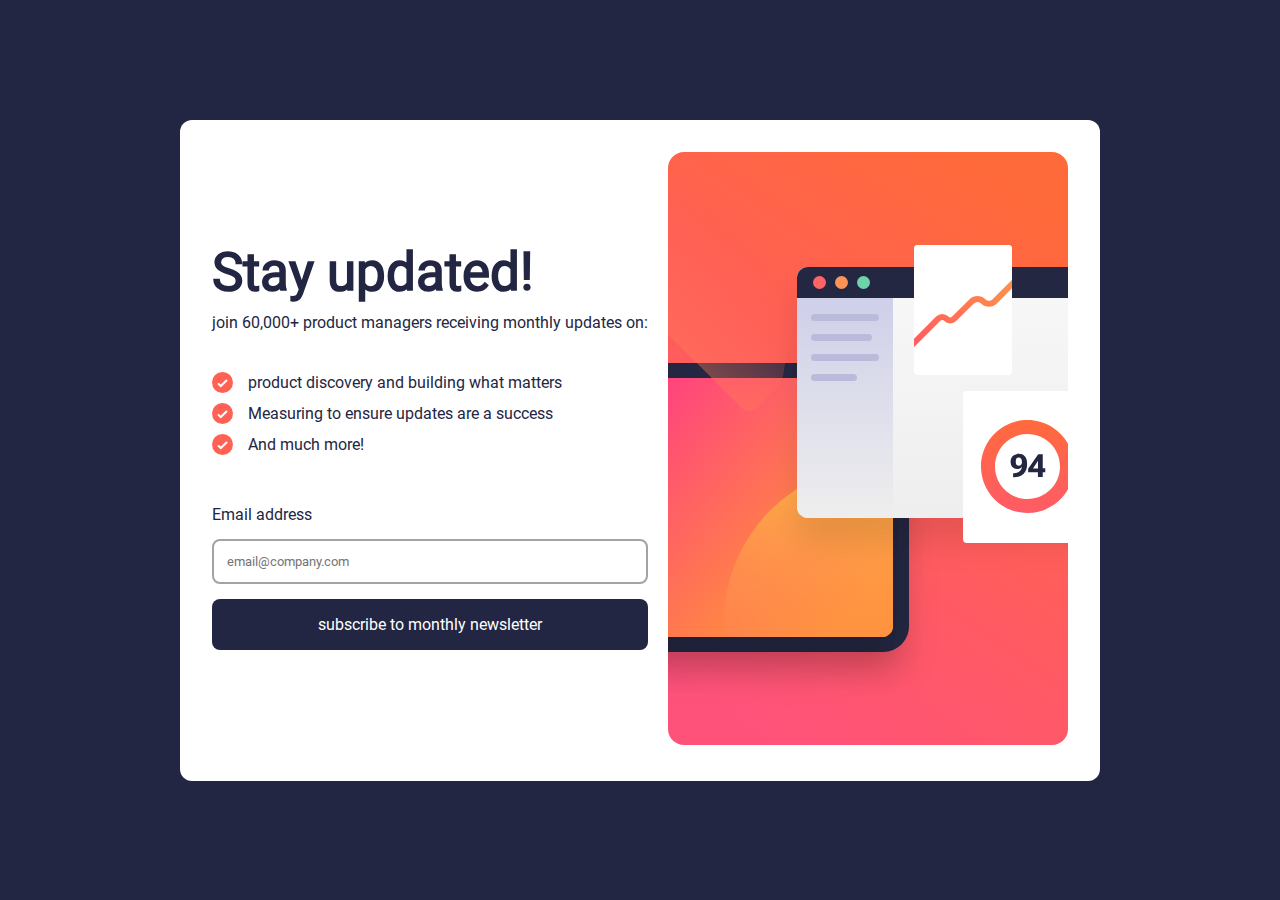
<file: index.html>
<!DOCTYPE html>
<html lang="en">
<head>
  <meta charset="UTF-8">
  <meta name="viewport" content="width=device-width, initial-scale=1.0">

  <link rel="icon" type="image/png" sizes="32x32" href="./assets/images/favicon-32x32.png">
  <link rel="stylesheet" href="./assets/css/style.css">
  <title>Frontend Mentor | Newsletter sign-up form with success message</title>
</head>
<body>
<main class="sign-up">
  <section>
    <h1>Stay updated!</h1>
    <p>join 60,000+ product managers receiving monthly updates on:</p>
    <ul>
      <li><img src="./assets/images/icon-list.svg" alt=""> <p>product discovery and building what matters</p></li>
      <li><img src="./assets/images/icon-list.svg" alt=""> <p>Measuring to ensure updates are a success</p></li>
      <li><img src="./assets/images/icon-list.svg" alt=""> <p>And much more!</p></li>
    </ul>
    <form method="get" action="./success.html">
      <div>
        <label for="">Email address</label>
        <span id="validation"></span>
      </div>
      <input type="text" placeholder="email@company.com">
      <button type="submit">subscribe to monthly newsletter</button>
    </form>
  </section>
  <section>
    <img src="./assets/images/illustration-sign-up-desktop.svg" alt="">
    <img src="./assets/images/illustration-sign-up-mobile.svg" alt="">
  </section>
</main>
</body>
<script src="./assets/js/cod.js"></script>
</html>
</file>
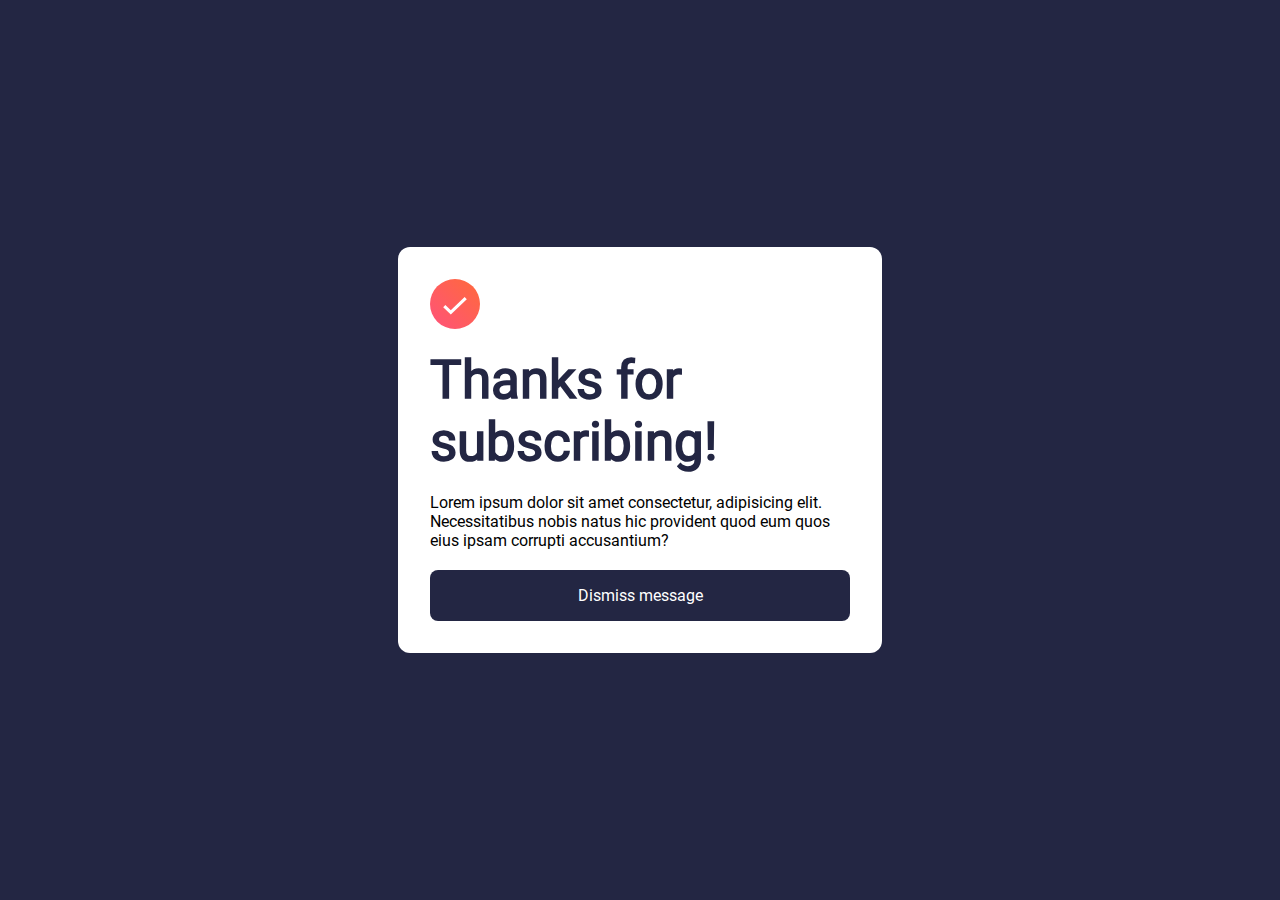
<file: success.html>
<!DOCTYPE html>
<html lang="en">
<head>
  <meta charset="UTF-8">
  <meta name="viewport" content="width=device-width, initial-scale=1.0">

  <link rel="icon" type="image/png" sizes="32x32" href="./assets/images/favicon-32x32.png">
  <link rel="stylesheet" href="./assets/css/success.css">
  <title>Frontend Mentor | Newsletter sign-up form with success message</title>
</head>
<body>
<main class="success">
  <img src="./assets/images/icon-success.svg" alt="">
  <h1>Thanks for subscribing!</h1>
  <p>Lorem ipsum dolor sit amet consectetur, adipisicing elit. Necessitatibus nobis natus hic provident quod eum quos eius ipsam corrupti accusantium?</p>
  <button>Dismiss message</button>
</main>
</body>
</html>
</file>
<file: assets/css/style.css>
@font-face {
    font-family: 'Roboto-Regular';
    src: url('../fonts/Roboto-Regular.ttf') format('TrueType');
}

* {
    padding: 0;
    margin: 0;
    font-family: 'Roboto-Regular';

}

body {
    height: 100vh;
    background-color: #232643;
    display: flex;
    align-items: center;
    justify-content: center;
    overflow-x: hidden;
}

.sign-up {
    padding: 2rem;
    background-color: white;
    border-radius: 12px;
    display: flex;
    justify-content: space-between;
    align-items: center;
    gap: 20px;
}

.sign-up>section:nth-child(1)>h1 {
    /* text-align: center; */
    color: #232643;
    font-size: 3.3rem;
}

.sign-up>section:nth-child(1)>* {
    margin-bottom: 10px;
    text-align: justify;
}

.sign-up>section:nth-child(1)>p {
    color: #232643;
    font-size: 1rem;
    margin-bottom: 40px;
}

.sign-up>section:nth-child(1)>ul {
    list-style: none;
    margin-bottom: 50px;
}

.sign-up>section:nth-child(1)>ul>li {
    display: flex;
    align-items: center;
    gap: 15px;
    margin-bottom: 10px;
    color: #232643;

}

.sign-up>section:nth-child(1)>form {
    display: flex;
    flex-direction: column;
    gap: 15px;
    color: #232643;
}

.sign-up>section:nth-child(1)>form>div {
    display: flex;
    justify-content: space-between;
}

#validation {
    color: #eb1919;
}

.sign-up>section:nth-child(1)>form>input {
    display: flex;
    flex-direction: column;
    gap: 15px;
    color: #232643;
}

.sign-up>section:nth-child(1)>form>input[type="text"] {
    padding: 13px;
    outline: none;
    border: 2px solid rgb(164, 162, 162);
    border-radius: 8px;
    cursor: pointer;
}

.sign-up>section:nth-child(1)>form>button[type="submit"] {
    position: relative;
    padding: 1rem;
    font-size: 1rem;
    display: inline-block;
    border-radius: 8px;
    text-align: center;
    background: linear-gradient(90deg, #232643 0%, #232643 79%);
    color: white;
    border: 3px;
    cursor: pointer;
    transition: all 0.5s;

}

.sign-up>section:nth-child(1)>form>button[type="submit"]:hover {
    background: linear-gradient(90deg, rgba(238, 32, 143, 1) 0%, rgba(249, 178, 54, 1) 79%);
    box-shadow: 0 5px 15px rgba(238, 32, 143, 1);
}


.sign-up>section:nth-child(2)>img:nth-child(2) {
    display: none;
}


@media (max-width: 992px) {
    .sign-up {
        align-items: normal;
        padding: 0;
        flex-direction: column-reverse;
    }

    .sign-up>section:nth-child(1) {
        padding: 1rem;
    }

    .sign-up>section:nth-child(1)>* {
        text-align: unset;
    }

    .sign-up>section:nth-child(2)>img:nth-child(1) {
        display: none;
    }

    .sign-up>section:nth-child(2)>img:nth-child(2) {
        display: block;
        width: 100%;
    }
}
</file>
<file: assets/css/success.css>
@font-face {
    font-family: 'Roboto-Regular';
    src: url('../fonts/Roboto-Regular.ttf') format('TrueType');
}

*{
    padding: 0;
    margin: 0;
    font-family: 'Roboto-Regular';
}

body{
    height: 100vh;
    background-color: #232643;
    display: flex;
    align-items: center;
    justify-content: center;
    overflow-x: hidden;
}

.success{
    max-width: 420px;
    padding: 2rem;
    background-color: white;
    border-radius: 12px;
    display: flex;
    flex-direction: column;
    gap: 20px;
}
.success > img{
    width: 50px;
}
.success > h1{
    font-size: 3.3rem;
    color: #232643;

}


.success  > button{
    position: relative;
    padding: 1rem;
    font-size: 1rem;
    display: inline-block;
    border-radius: 8px;
    text-align: center;
    background: linear-gradient(90deg, #232643 0%, #232643 79%);
    color: white;
    border: 3px;
    cursor: pointer;
    transition: all 0.5s;

}

.success  > button:hover{
    background: linear-gradient(90deg, rgba(238,32,143,1) 0%, rgba(249,178,54,1) 79%);
    box-shadow: 0 5px 15px rgba(238,32,143,1);
}

@media (max-width: 576px) {
    .success {
        max-width: 100%;
        width: 100%;
        border-radius: 0;
    }

    .success  > p{
        margin-bottom: 150px;
    }
}
</file>
